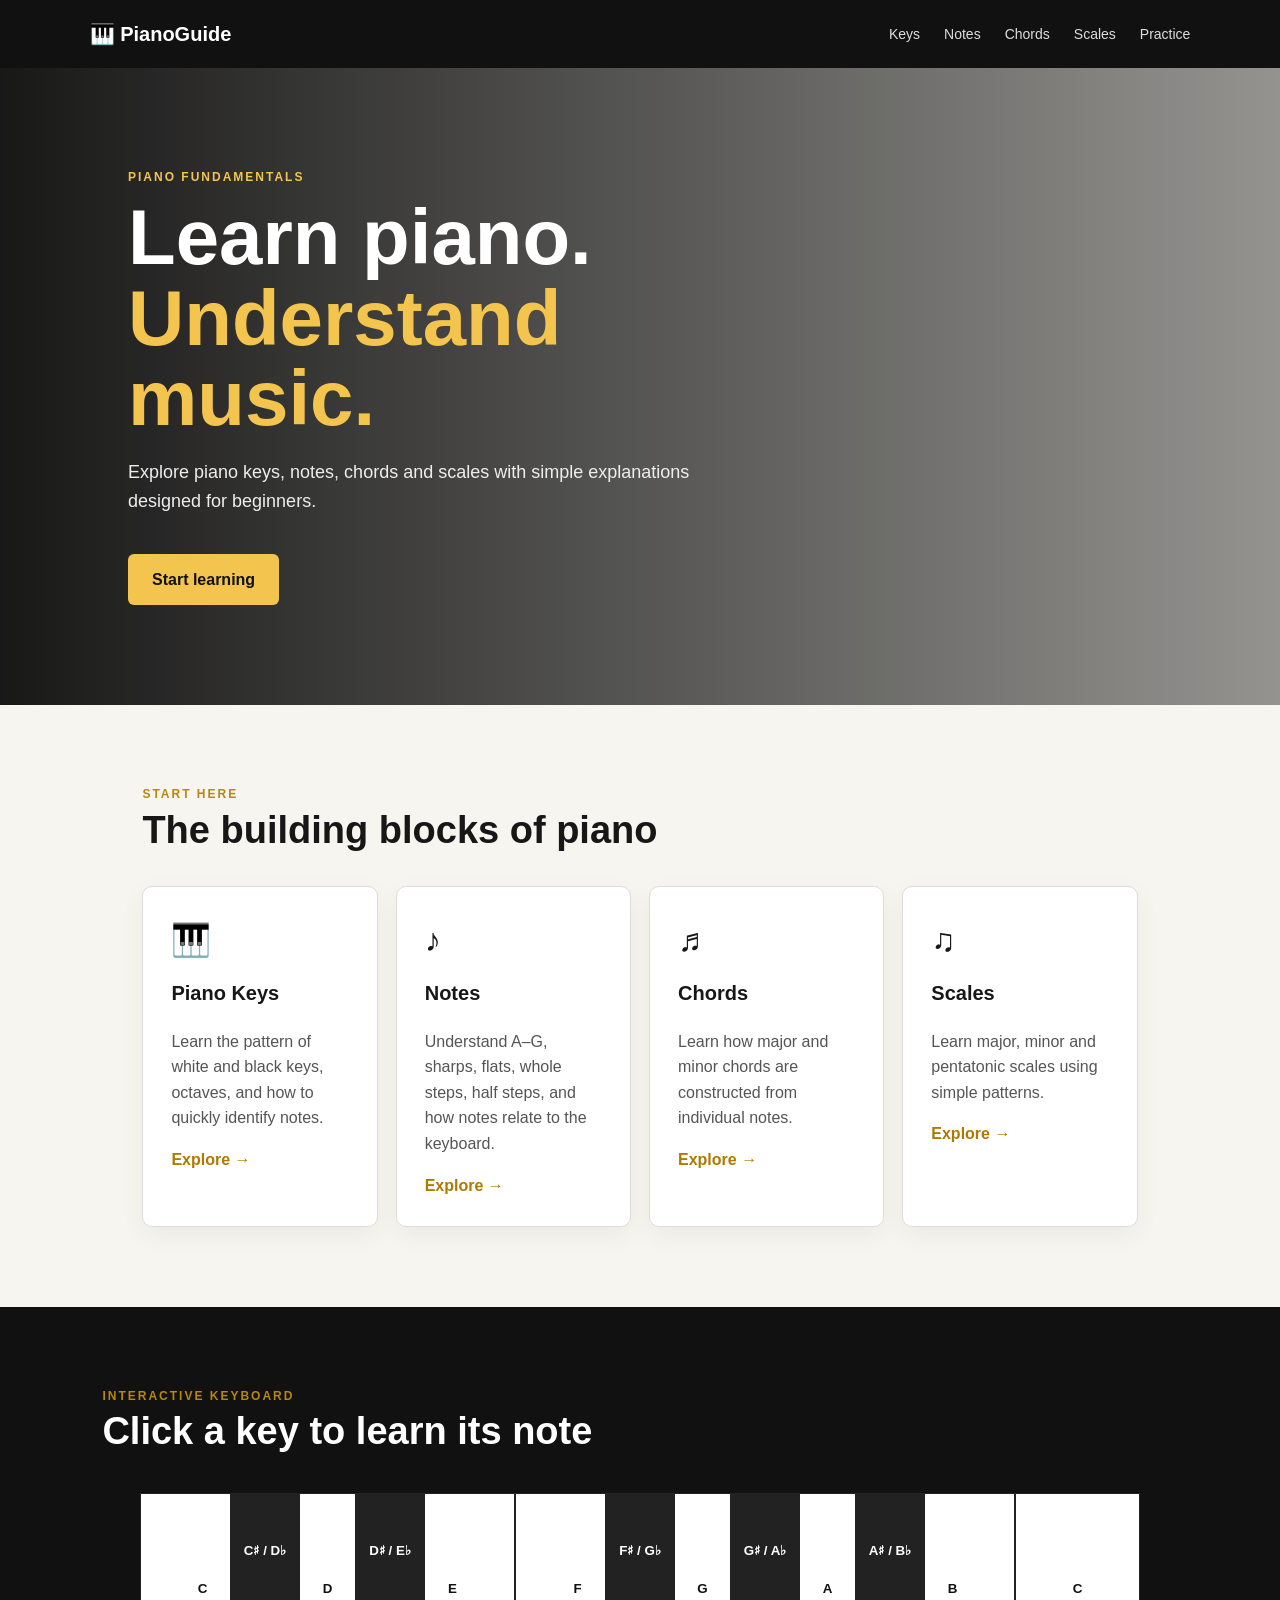
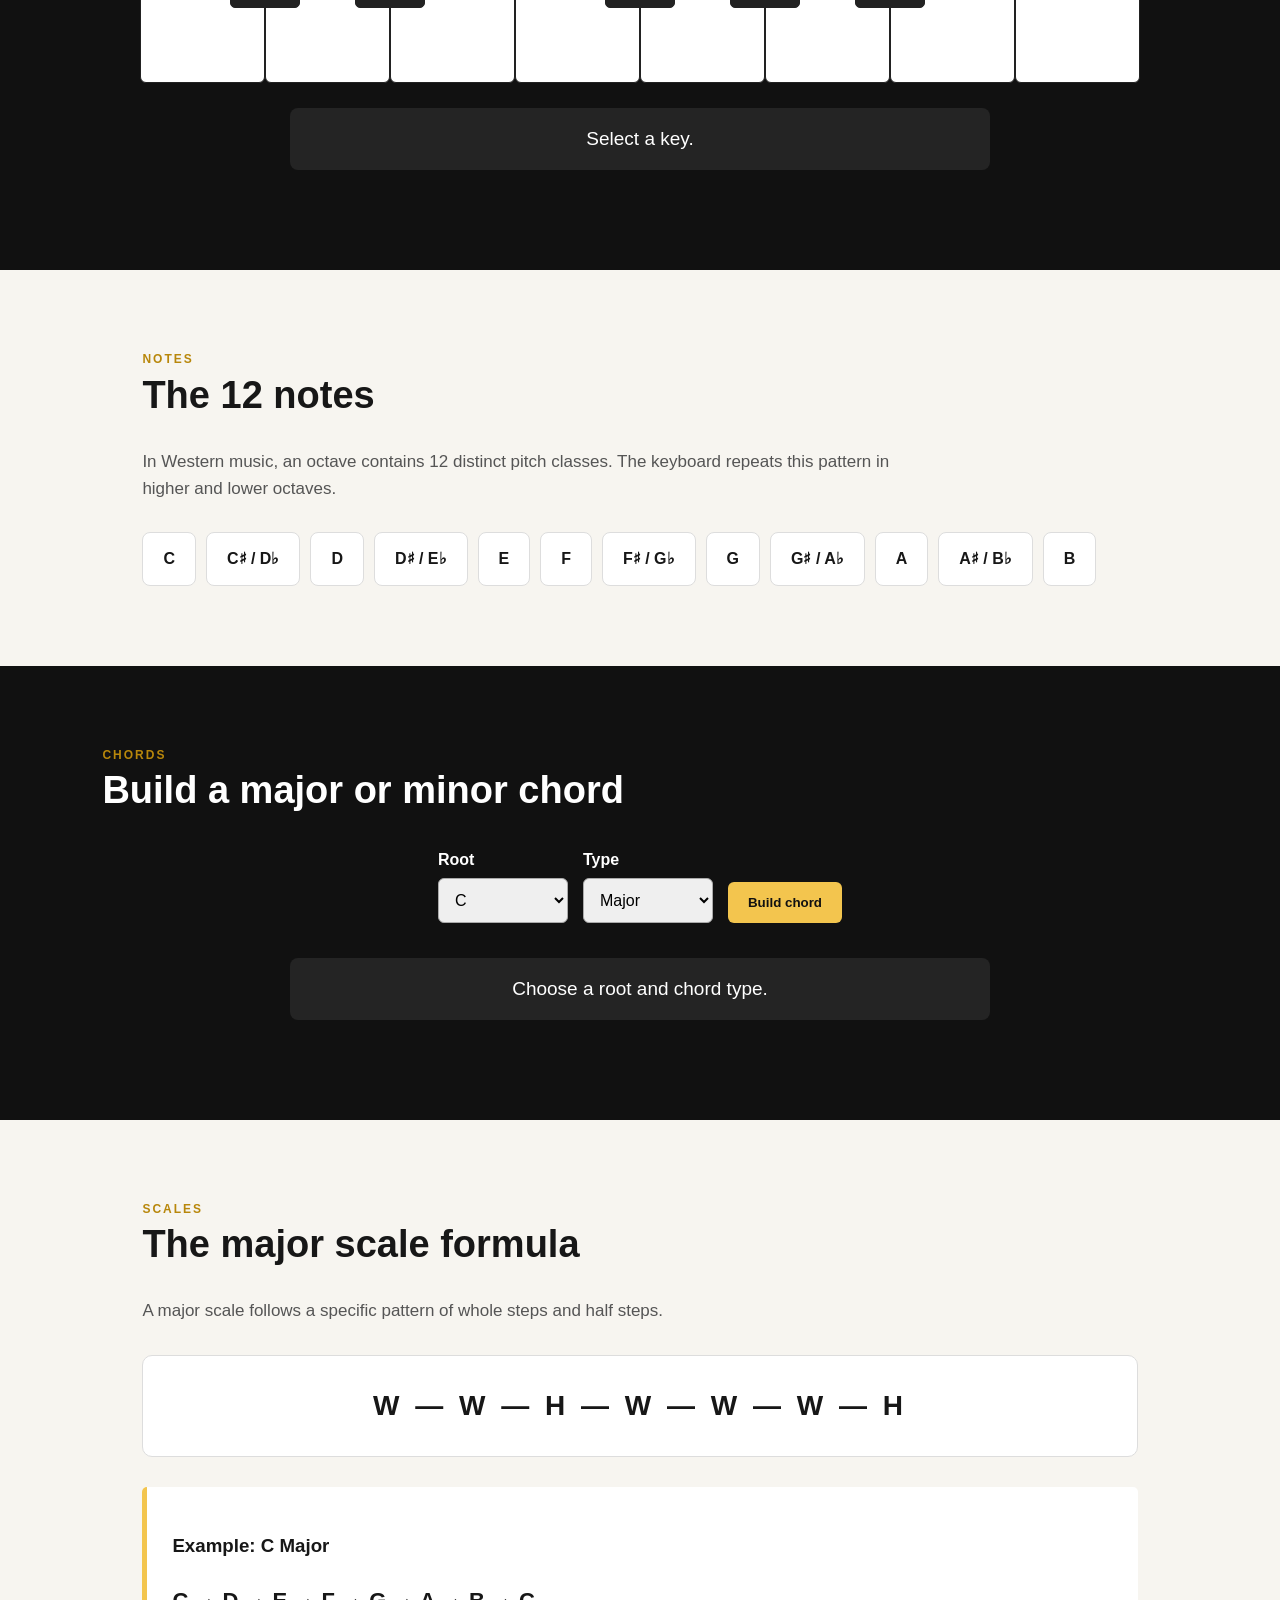
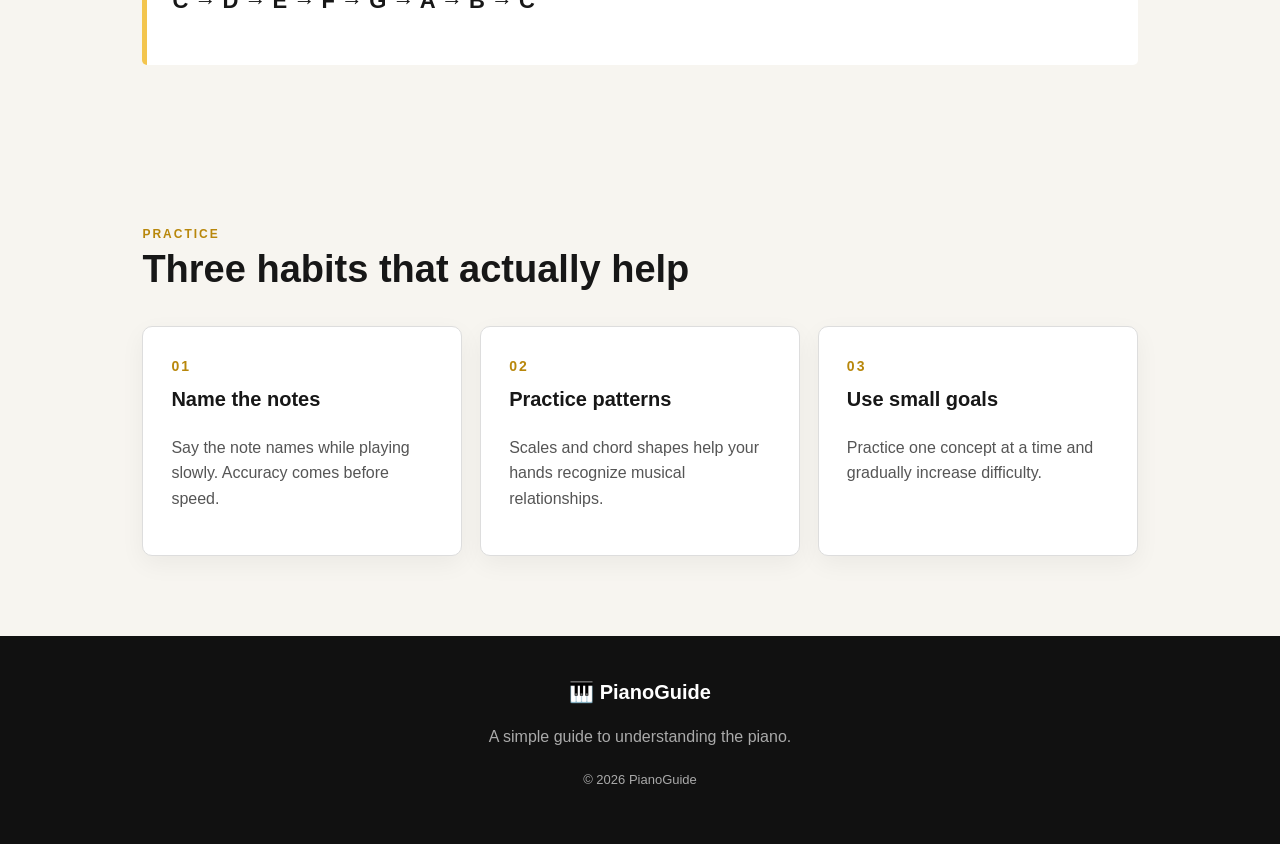
<file: index.html>
<!DOCTYPE html>
<html lang="en">
<head>
    <meta charset="UTF-8">

    <meta name="google-site-verification" content="WRV3vpEoJ8sHhovteC6taPgUIgaXCn_s55xx8hvy1R8" />
    
    <meta name="viewport" content="width=device-width, initial-scale=1.0">

    <meta
        name="description"
        content="PianoGuide is a beginner-friendly guide to piano keys, notes, chords, scales, and piano practice."
    >

    <title>PianoGuide — Learn Piano</title>

    <link rel="stylesheet" href="styles.css">
</head>

<body>

    <!-- ================= HEADER ================= -->

    <header class="header">

        <a href="index.html" class="logo">
            🎹 PianoGuide
        </a>

        <nav class="nav">
            <a href="#keys">Keys</a>
            <a href="#notes">Notes</a>
            <a href="#chords">Chords</a>
            <a href="#scales">Scales</a>
            <a href="#practice">Practice</a>
        </nav>

    </header>


    <!-- ================= MAIN ================= -->

    <main>

        <!-- HERO -->

        <section class="hero">

            <div class="hero-content">

                <p class="eyebrow">PIANO FUNDAMENTALS</p>

                <h1>
                    Learn piano.<br>
                    <span>Understand music.</span>
                </h1>

                <p class="hero-description">
                    Explore piano keys, notes, chords and scales
                    with simple explanations designed for beginners.
                </p>

                <a href="#keys" class="button">
                    Start learning
                </a>

            </div>

        </section>


        <!-- ================= TOPICS ================= -->

        <section class="section">

            <p class="eyebrow">START HERE</p>

            <h2>The building blocks of piano</h2>

            <div class="card-grid">

                <article class="card" id="keys">

                    <div class="card-icon">🎹</div>

                    <h3>Piano Keys</h3>

                    <p>
                        Learn the pattern of white and black keys,
                        octaves, and how to quickly identify notes.
                    </p>

                    <a href="#keyboard">
                        Explore →
                    </a>

                </article>


                <article class="card" id="notes">

                    <div class="card-icon">♪</div>

                    <h3>Notes</h3>

                    <p>
                        Understand A–G, sharps, flats, whole steps,
                        half steps, and how notes relate to the keyboard.
                    </p>

                    <a href="#note-system">
                        Explore →
                    </a>

                </article>


                <article class="card" id="chords">

                    <div class="card-icon">♬</div>

                    <h3>Chords</h3>

                    <p>
                        Learn how major and minor chords are constructed
                        from individual notes.
                    </p>

                    <a href="#chord-builder">
                        Explore →
                    </a>

                </article>


                <article class="card" id="scales">

                    <div class="card-icon">♫</div>

                    <h3>Scales</h3>

                    <p>
                        Learn major, minor and pentatonic scales
                        using simple patterns.
                    </p>

                    <a href="#scale-builder">
                        Explore →
                    </a>

                </article>

            </div>

        </section>


        <!-- ================= INTERACTIVE KEYBOARD ================= -->

        <section class="dark-section" id="keyboard">

            <div class="section-inner">

                <p class="eyebrow">
                    INTERACTIVE KEYBOARD
                </p>

                <h2>
                    Click a key to learn its note
                </h2>

                <div
                    class="keyboard"
                    id="keyboardUI"
                ></div>

                <div
                    class="result"
                    id="keyInfo"
                >
                    Select a key.
                </div>

            </div>

        </section>


        <!-- ================= NOTES ================= -->

        <section class="section" id="note-system">

            <p class="eyebrow">
                NOTES
            </p>

            <h2>
                The 12 notes
            </h2>

            <p class="section-description">
                In Western music, an octave contains 12 distinct
                pitch classes. The keyboard repeats this pattern
                in higher and lower octaves.
            </p>

            <div
                class="notes-container"
                id="notesUI"
            ></div>

        </section>


        <!-- ================= CHORD BUILDER ================= -->

        <section class="dark-section" id="chord-builder">

            <div class="section-inner">

                <p class="eyebrow">
                    CHORDS
                </p>

                <h2>
                    Build a major or minor chord
                </h2>

                <div class="controls">

                    <label>
                        Root

                        <select id="root">

                            <option value="C">C</option>
                            <option value="D">D</option>
                            <option value="E">E</option>
                            <option value="F">F</option>
                            <option value="G">G</option>
                            <option value="A">A</option>
                            <option value="B">B</option>

                        </select>

                    </label>


                    <label>
                        Type

                        <select id="quality">

                            <option value="major">
                                Major
                            </option>

                            <option value="minor">
                                Minor
                            </option>

                        </select>

                    </label>


                    <button
                        class="build-button"
                        onclick="buildChord()"
                    >
                        Build chord
                    </button>

                </div>


                <div
                    class="result"
                    id="chordResult"
                >
                    Choose a root and chord type.

                </div>

            </div>

        </section>


        <!-- ================= SCALES ================= -->

        <section class="section" id="scale-builder">

            <p class="eyebrow">
                SCALES
            </p>

            <h2>
                The major scale formula
            </h2>

            <p class="section-description">

                A major scale follows a specific pattern
                of whole steps and half steps.

            </p>


            <div class="formula">

                W — W — H — W — W — W — H

            </div>


            <div class="example-box">

                <h3>
                    Example: C Major
                </h3>

                <p>
                    C → D → E → F → G → A → B → C
                </p>

            </div>

        </section>


        <!-- ================= PRACTICE ================= -->

        <section class="section" id="practice">

            <p class="eyebrow">
                PRACTICE
            </p>

            <h2>
                Three habits that actually help
            </h2>


            <div class="card-grid three-columns">

                <article class="card">

                    <div class="number">
                        01
                    </div>

                    <h3>
                        Name the notes
                    </h3>

                    <p>
                        Say the note names while playing slowly.
                        Accuracy comes before speed.
                    </p>

                </article>


                <article class="card">

                    <div class="number">
                        02
                    </div>

                    <h3>
                        Practice patterns
                    </h3>

                    <p>
                        Scales and chord shapes help your hands
                        recognize musical relationships.
                    </p>

                </article>


                <article class="card">

                    <div class="number">
                        03
                    </div>

                    <h3>
                        Use small goals
                    </h3>

                    <p>
                        Practice one concept at a time and
                        gradually increase difficulty.
                    </p>

                </article>

            </div>

        </section>

    </main>


    <!-- ================= FOOTER ================= -->

    <footer>

        <div class="footer-content">

            <strong>
                🎹 PianoGuide
            </strong>

            <p>
                A simple guide to understanding the piano.
            </p>

            <p class="copyright">
                © 2026 PianoGuide
            </p>

        </div>

    </footer>


    <script src="script.js"></script>

</body>
</html>
</file>
<file: styles.css>
/* =========================
   GENERAL
========================= */

* {
    box-sizing: border-box;
}

html {
    scroll-behavior: smooth;
}

body {
    margin: 0;

    font-family:
        Arial,
        Helvetica,
        sans-serif;

    background: #f7f5f0;

    color: #171717;

    line-height: 1.6;
}


/* =========================
   HEADER
========================= */

.header {
    position: sticky;

    top: 0;

    z-index: 100;

    display: flex;

    justify-content: space-between;

    align-items: center;

    padding: 18px 7%;

    background: #111;

    color: white;
}

.logo {
    color: white;

    text-decoration: none;

    font-size: 20px;

    font-weight: 800;
}

.nav {
    display: flex;

    gap: 24px;
}

.nav a {
    color: #ddd;

    text-decoration: none;

    font-size: 14px;

    transition: 0.2s;
}

.nav a:hover {
    color: #f3c54e;
}


/* =========================
   HERO
========================= */

.hero {

    min-height: 600px;

    display: flex;

    align-items: center;

    padding: 100px 10%;

    color: white;

    background:

        linear-gradient(
            90deg,
            rgba(0, 0, 0, 0.9),
            rgba(0, 0, 0, 0.4)
        ),

        url(
            "https://images.unsplash.com/photo-1520523839897-bd0b52f945a0?auto=format&fit=crop&w=1800&q=80"
        );

    background-size: cover;

    background-position: center;
}

.hero-content {
    max-width: 700px;
}

.eyebrow {

    margin: 0;

    color: #b8870b;

    font-size: 12px;

    font-weight: 800;

    letter-spacing: 2px;
}

.hero .eyebrow {
    color: #f3c54e;
}

.hero h1 {

    margin: 10px 0 20px;

    font-size: clamp(
        44px,
        7vw,
        78px
    );

    line-height: 1.03;
}

.hero h1 span {
    color: #f3c54e;
}

.hero-description {

    max-width: 600px;

    font-size: 18px;

    color: #eee;
}

.button {

    display: inline-block;

    margin-top: 20px;

    padding: 13px 24px;

    background: #f3c54e;

    color: #111;

    text-decoration: none;

    border-radius: 6px;

    font-weight: 800;
}

.button:hover {
    opacity: 0.85;
}


/* =========================
   SECTIONS
========================= */

.section {

    max-width: 1200px;

    margin: auto;

    padding: 80px 8%;
}

.section h2,
.section-inner h2 {

    margin-top: 5px;

    font-size: 38px;

    line-height: 1.1;
}

.section-description {

    max-width: 750px;

    color: #555;

    font-size: 17px;
}


/* =========================
   CARDS
========================= */

.card-grid {

    display: grid;

    grid-template-columns:
        repeat(4, 1fr);

    gap: 18px;

    margin-top: 35px;
}

.three-columns {

    grid-template-columns:
        repeat(3, 1fr);
}

.card {

    padding: 28px;

    background: white;

    border: 1px solid #ddd;

    border-radius: 10px;

    box-shadow:
        0 8px 24px
        rgba(0, 0, 0, 0.05);

    transition:
        transform 0.2s,
        box-shadow 0.2s;
}

.card:hover {

    transform: translateY(-4px);

    box-shadow:
        0 12px 30px
        rgba(0, 0, 0, 0.1);
}

.card-icon {

    font-size: 32px;

    margin-bottom: 10px;
}

.card h3 {

    margin-top: 5px;

    font-size: 20px;
}

.card p {

    color: #555;
}

.card a {

    color: #b07900;

    text-decoration: none;

    font-weight: 700;
}

.number {

    color: #b8870b;

    font-size: 14px;

    font-weight: 900;

    letter-spacing: 2px;
}


/* =========================
   DARK SECTIONS
========================= */

.dark-section {

    padding: 80px 8%;

    background: #111;

    color: white;
}

.section-inner {

    max-width: 1200px;

    margin: auto;
}

.dark-section h2 {

    color: white;
}


/* =========================
   KEYBOARD
========================= */

.keyboard {

    position: relative;

    display: flex;

    max-width: 1000px;

    height: 190px;

    margin: 40px auto 25px;
}

.key {

    position: relative;

    border: 1px solid #222;

    cursor: pointer;

    font-weight: bold;
}

.white-key {

    height: 190px;

    flex: 1;

    background: white;

    color: #111;

    border-radius:
        0 0 6px 6px;
}

.black-key {

    position: absolute;

    z-index: 5;

    width: 7%;

    height: 115px;

    background: #222;

    color: white;

    border-radius:
        0 0 5px 5px;
}

.white-key:hover {

    background: #eee;
}

.black-key:hover {

    background: #444;
}

.key:active {

    transform:
        translateY(2px);
}

.result {

    max-width: 700px;

    margin: 20px auto;

    padding: 16px;

    text-align: center;

    font-size: 19px;

    background:
        rgba(255, 255, 255, 0.08);

    border-radius: 8px;
}


/* =========================
   NOTES
========================= */

.notes-container {

    display: flex;

    flex-wrap: wrap;

    gap: 10px;

    margin-top: 30px;
}

.note {

    padding: 13px 20px;

    background: white;

    border: 1px solid #ddd;

    border-radius: 8px;

    font-weight: 700;
}


/* =========================
   CHORD BUILDER
========================= */

.controls {

    display: flex;

    justify-content: center;

    align-items: end;

    flex-wrap: wrap;

    gap: 15px;

    margin: 35px 0;
}

.controls label {

    display: flex;

    flex-direction: column;

    gap: 5px;

    font-weight: bold;
}

.controls select {

    padding: 12px;

    min-width: 130px;

    border: 1px solid #aaa;

    border-radius: 6px;

    font-size: 16px;
}

.build-button {

    padding: 13px 20px;

    background: #f3c54e;

    color: #111;

    border: none;

    border-radius: 6px;

    font-weight: 800;

    cursor: pointer;
}

.build-button:hover {

    opacity: 0.85;
}


/* =========================
   SCALE
========================= */

.formula {

    margin: 30px 0;

    padding: 28px;

    background: white;

    border: 1px solid #ddd;

    border-radius: 10px;

    text-align: center;

    font-size: 28px;

    font-weight: 800;

    letter-spacing: 4px;
}

.example-box {

    padding: 25px;

    background: white;

    border-left: 5px solid #f3c54e;

    border-radius: 5px;
}

.example-box p {

    font-size: 22px;

    font-weight: 700;
}


/* =========================
   FOOTER
========================= */

footer {

    padding: 40px;

    background: #111;

    color: #aaa;

    text-align: center;
}

.footer-content strong {

    color: white;

    font-size: 20px;
}

.copyright {

    font-size: 13px;

    margin-top: 20px;
}


/* =========================
   RESPONSIVE
========================= */

@media (max-width: 900px) {

    .card-grid {

        grid-template-columns:
            repeat(2, 1fr);
    }

    .three-columns {

        grid-template-columns:
            repeat(2, 1fr);
    }

    .keyboard {

        height: 150px;
    }

    .white-key {

        height: 150px;
    }

    .black-key {

        height: 90px;
    }
}


@media (max-width: 600px) {

    .nav {

        display: none;
    }

    .hero {

        min-height: 500px;

        padding:
            80px 7%;
    }

    .hero h1 {

        font-size: 48px;
    }

    .card-grid,
    .three-columns {

        grid-template-columns: 1fr;
    }

    .section {

        padding:
            60px 7%;
    }

    .dark-section {

        padding:
            60px 7%;
    }

    .formula {

        font-size: 19px;

        letter-spacing: 1px;
    }
}
</file>
